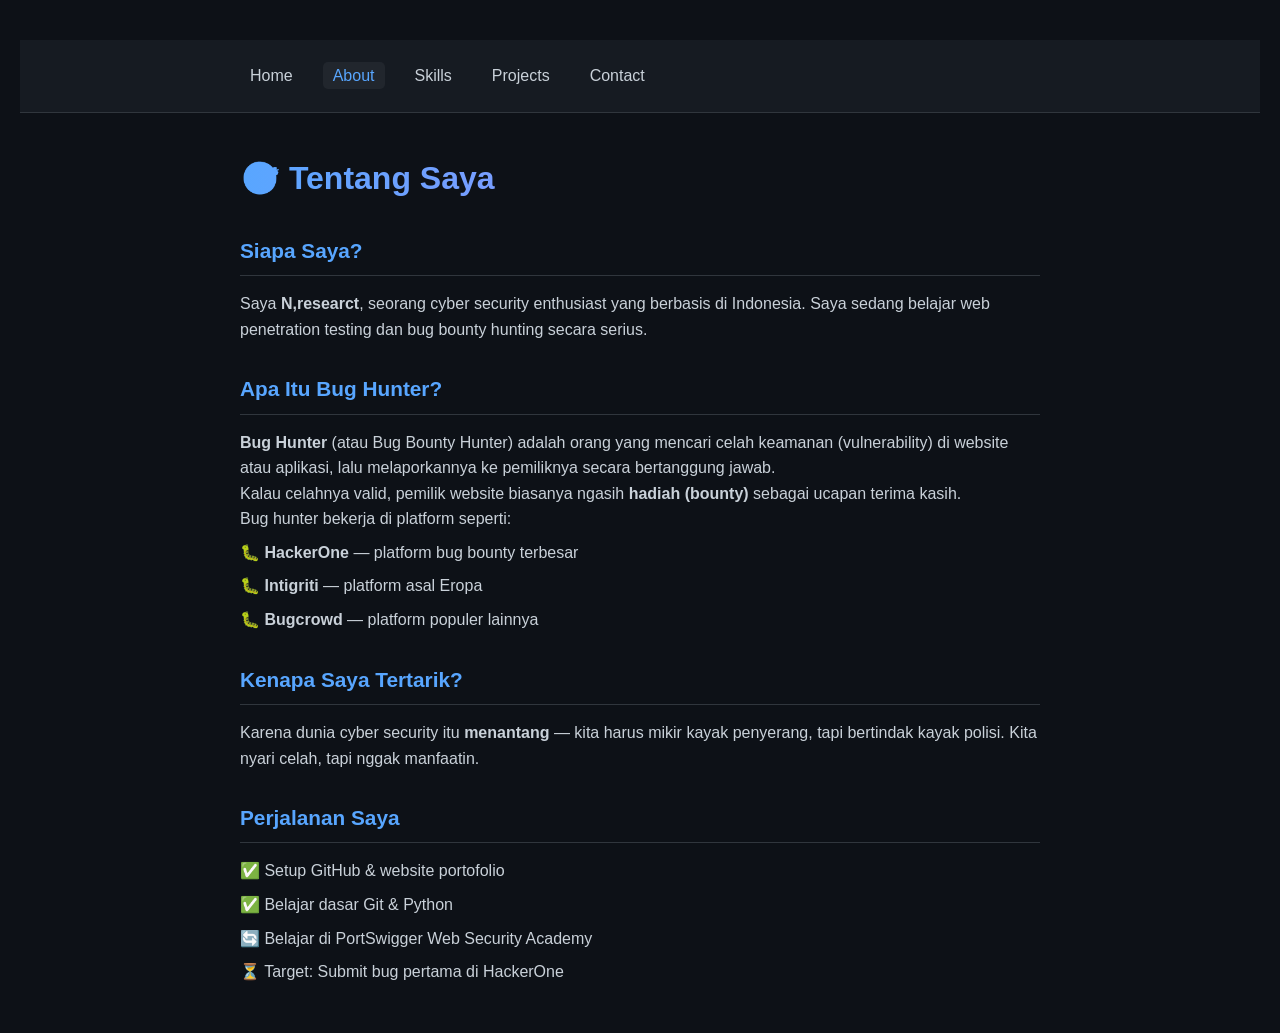
<file: about.html>
<!DOCTYPE html>
<html lang="id">
<head>
    <meta charset="UTF-8">
    <meta name="viewport" content="width=device-width, initial-scale=1.0">
    <title>N,researct — About</title>
    <link rel="stylesheet" href="style.css">
</head>
<body>
    <nav>
        <ul>
            <li><a href="index.html">Home</a></li>
            <li><a href="about.html" class="active">About</a></li>
            <li><a href="skills.html">Skills</a></li>
            <li><a href="projects.html">Projects</a></li>
            <li><a href="contact.html">Contact</a></li>
        </ul>
    </nav>

    <div class="container">
        <h1>🎯 Tentang Saya</h1>

        <h2>Siapa Saya?</h2>
        <p>Saya <strong>N,researct</strong>, seorang cyber security enthusiast yang berbasis di Indonesia. Saya sedang belajar web penetration testing dan bug bounty hunting secara serius.</p>

        <h2>Apa Itu Bug Hunter?</h2>
        <p><strong>Bug Hunter</strong> (atau Bug Bounty Hunter) adalah orang yang mencari celah keamanan (vulnerability) di website atau aplikasi, lalu melaporkannya ke pemiliknya secara bertanggung jawab.</p>
        <p>Kalau celahnya valid, pemilik website biasanya ngasih <strong>hadiah (bounty)</strong> sebagai ucapan terima kasih.</p>
        <p>Bug hunter bekerja di platform seperti:</p>
        <ul>
            <li>🐛 <strong>HackerOne</strong> — platform bug bounty terbesar</li>
            <li>🐛 <strong>Intigriti</strong> — platform asal Eropa</li>
            <li>🐛 <strong>Bugcrowd</strong> — platform populer lainnya</li>
        </ul>

        <h2>Kenapa Saya Tertarik?</h2>
        <p>Karena dunia cyber security itu <strong>menantang</strong> — kita harus mikir kayak penyerang, tapi bertindak kayak polisi. Kita nyari celah, tapi nggak manfaatin.</p>

        <h2>Perjalanan Saya</h2>
        <ul>
            <li>✅ Setup GitHub & website portofolio</li>
            <li>✅ Belajar dasar Git & Python</li>
            <li>🔄 Belajar di PortSwigger Web Security Academy</li>
            <li>⏳ Target: Submit bug pertama di HackerOne</li>
        </ul>
    </div>
</body>
</html>
</file>
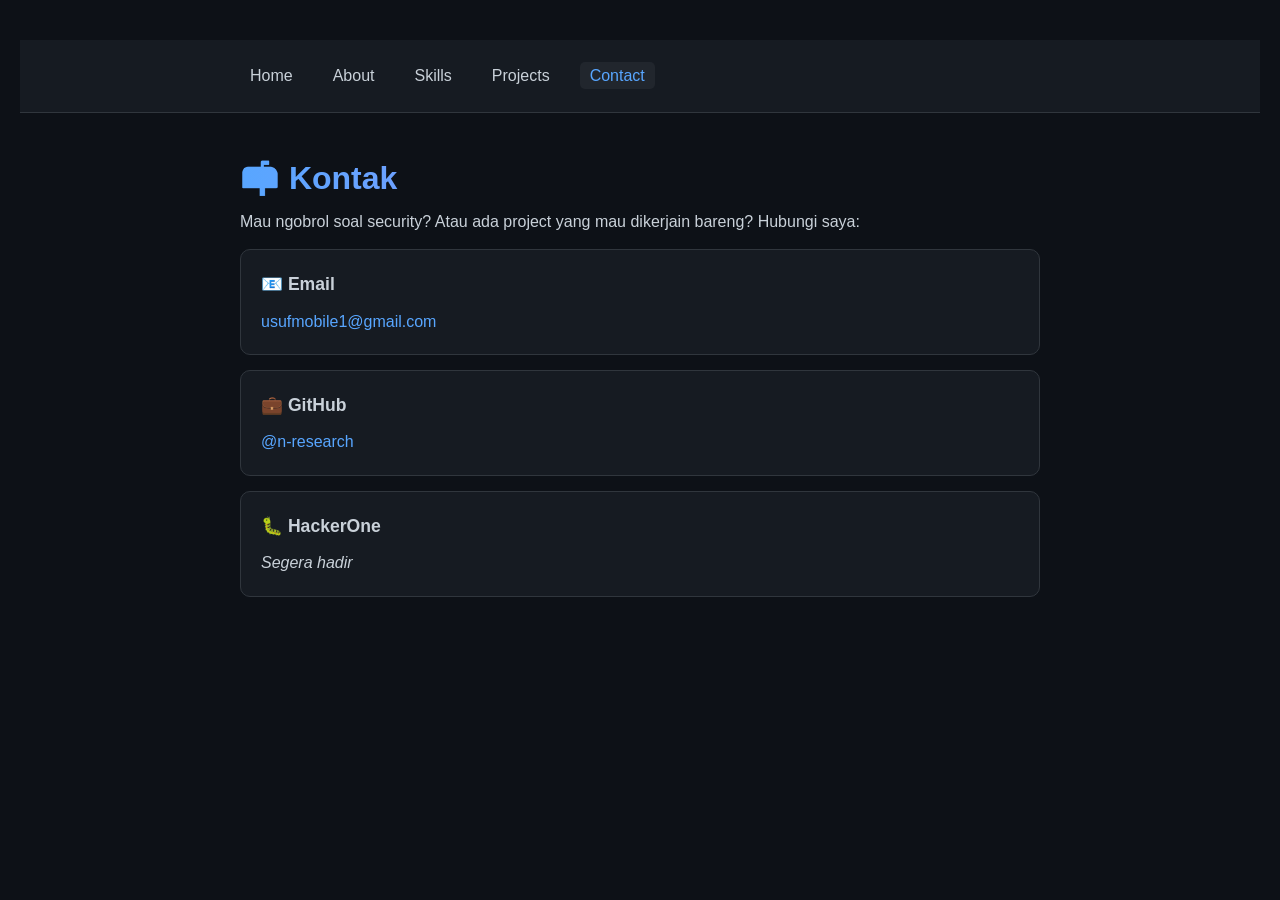
<file: contact.html>
<!DOCTYPE html>
<html lang="id">
<head>
    <meta charset="UTF-8">
    <meta name="viewport" content="width=device-width, initial-scale=1.0">
    <title>N,researct — Contact</title>
    <link rel="stylesheet" href="style.css">
</head>
<body>
    <nav>
        <ul>
            <li><a href="index.html">Home</a></li>
            <li><a href="about.html">About</a></li>
            <li><a href="skills.html">Skills</a></li>
            <li><a href="projects.html">Projects</a></li>
            <li><a href="contact.html" class="active">Contact</a></li>
        </ul>
    </nav>

    <div class="container">
        <h1>📫 Kontak</h1>

        <p>Mau ngobrol soal security? Atau ada project yang mau dikerjain bareng? Hubungi saya:</p>

        <div class="card">
            <h3>📧 Email</h3>
            <p><a href="mailto:usufmobile1@gmail.com">usufmobile1@gmail.com</a></p>
        </div>

        <div class="card">
            <h3>💼 GitHub</h3>
            <p><a href="https://github.com/n-research">@n-research</a></p>
        </div>

        <div class="card">
            <h3>🐛 HackerOne</h3>
            <p><em>Segera hadir</em></p>
        </div>
    </div>
</body>
</html>
</file>
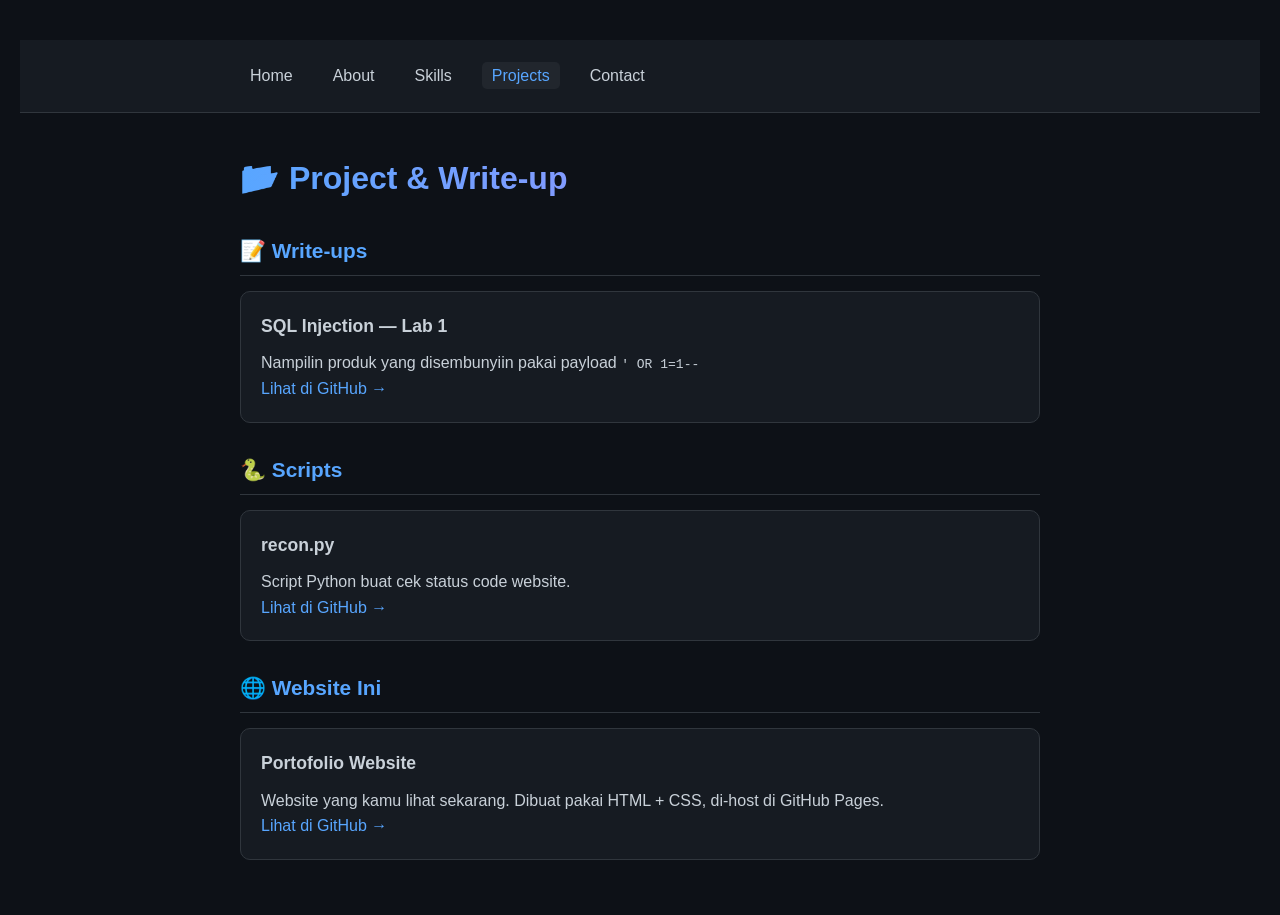
<file: project.html>
<!DOCTYPE html>
<html lang="id">
<head>
    <meta charset="UTF-8">
    <meta name="viewport" content="width=device-width, initial-scale=1.0">
    <title>N,researct — Projects</title>
    <link rel="stylesheet" href="style.css">
</head>
<body>
    <nav>
        <ul>
            <li><a href="index.html">Home</a></li>
            <li><a href="about.html">About</a></li>
            <li><a href="skills.html">Skills</a></li>
            <li><a href="projects.html" class="active">Projects</a></li>
            <li><a href="contact.html">Contact</a></li>
        </ul>
    </nav>

    <div class="container">
        <h1>📂 Project & Write-up</h1>

        <h2>📝 Write-ups</h2>

        <div class="card">
            <h3>SQL Injection — Lab 1</h3>
            <p>Nampilin produk yang disembunyiin pakai payload <code>' OR 1=1--</code></p>
            <a href="https://github.com/n-research/write-ups">Lihat di GitHub →</a>
        </div>

        <h2>🐍 Scripts</h2>

        <div class="card">
            <h3>recon.py</h3>
            <p>Script Python buat cek status code website.</p>
            <a href="https://github.com/n-research/scripts">Lihat di GitHub →</a>
        </div>

        <h2>🌐 Website Ini</h2>

        <div class="card">
            <h3>Portofolio Website</h3>
            <p>Website yang kamu lihat sekarang. Dibuat pakai HTML + CSS, di-host di GitHub Pages.</p>
            <a href="https://github.com/n-research/n-research.github.io">Lihat di GitHub →</a>
        </div>
    </div>
</body>
</html>
</file>
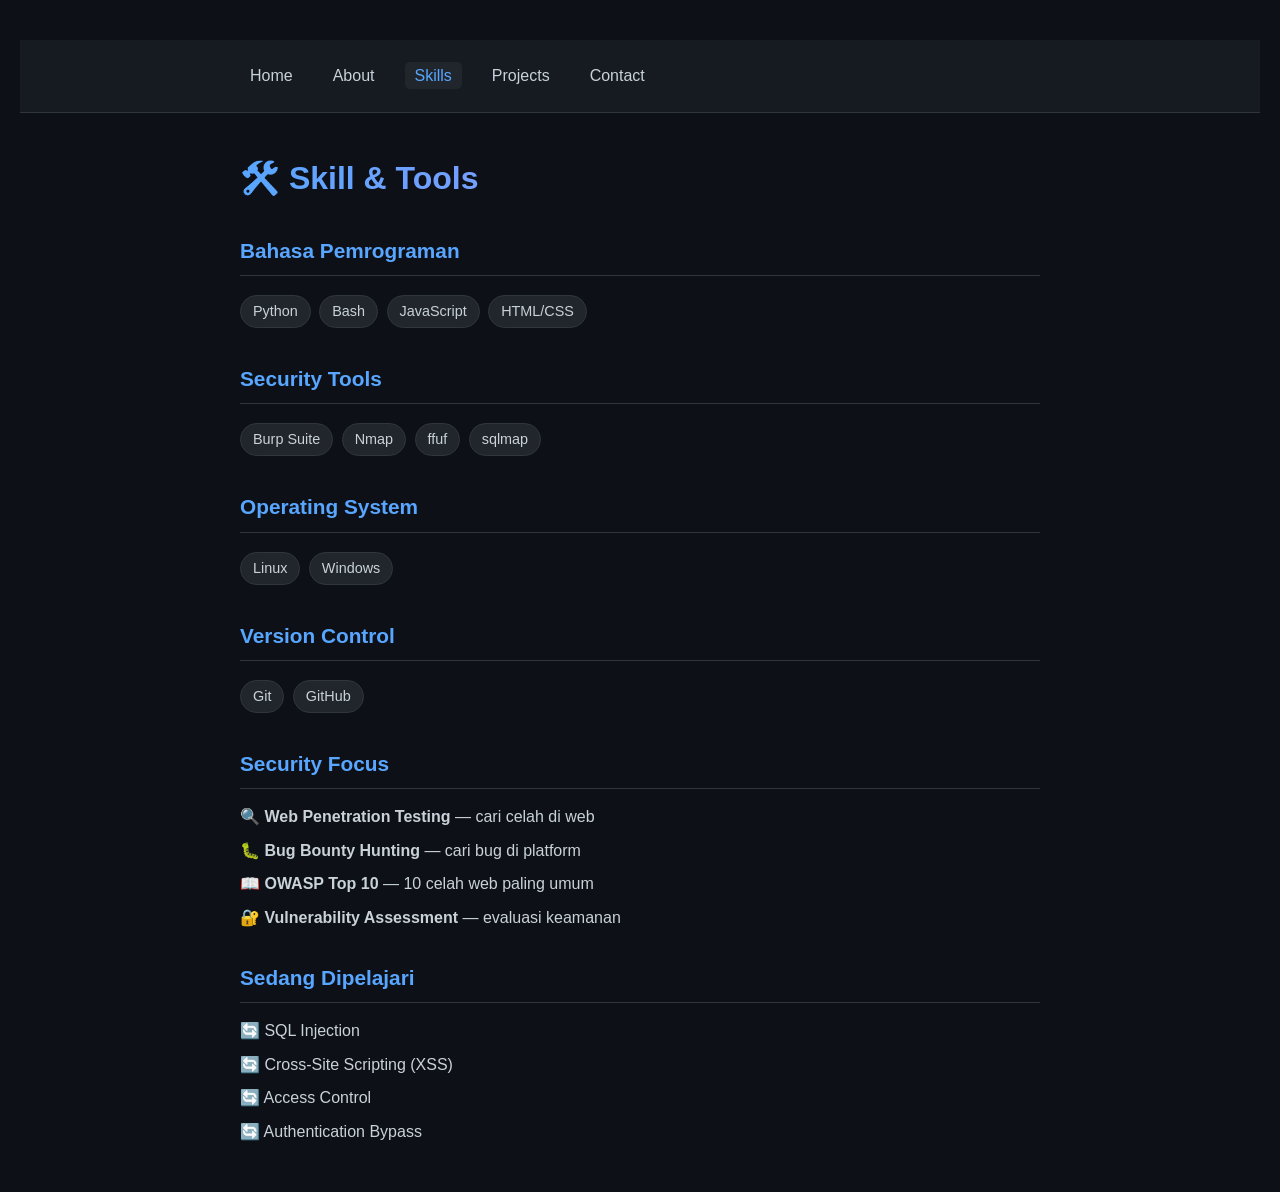
<file: skills.html>
<!DOCTYPE html>
<html lang="id">
<head>
    <meta charset="UTF-8">
    <meta name="viewport" content="width=device-width, initial-scale=1.0">
    <title>N,researct — Skills</title>
    <link rel="stylesheet" href="style.css">
</head>
<body>
    <nav>
        <ul>
            <li><a href="index.html">Home</a></li>
            <li><a href="about.html">About</a></li>
            <li><a href="skills.html" class="active">Skills</a></li>
            <li><a href="projects.html">Projects</a></li>
            <li><a href="contact.html">Contact</a></li>
        </ul>
    </nav>

    <div class="container">
        <h1>🛠️ Skill & Tools</h1>

        <h2>Bahasa Pemrograman</h2>
        <div>
            <span class="badge">Python</span>
            <span class="badge">Bash</span>
            <span class="badge">JavaScript</span>
            <span class="badge">HTML/CSS</span>
        </div>

        <h2>Security Tools</h2>
        <div>
            <span class="badge">Burp Suite</span>
            <span class="badge">Nmap</span>
            <span class="badge">ffuf</span>
            <span class="badge">sqlmap</span>
        </div>

        <h2>Operating System</h2>
        <div>
            <span class="badge">Linux</span>
            <span class="badge">Windows</span>
        </div>

        <h2>Version Control</h2>
        <div>
            <span class="badge">Git</span>
            <span class="badge">GitHub</span>
        </div>

        <h2>Security Focus</h2>
        <ul>
            <li>🔍 <strong>Web Penetration Testing</strong> — cari celah di web</li>
            <li>🐛 <strong>Bug Bounty Hunting</strong> — cari bug di platform</li>
            <li>📖 <strong>OWASP Top 10</strong> — 10 celah web paling umum</li>
            <li>🔐 <strong>Vulnerability Assessment</strong> — evaluasi keamanan</li>
        </ul>

        <h2>Sedang Dipelajari</h2>
        <ul>
            <li>🔄 SQL Injection</li>
            <li>🔄 Cross-Site Scripting (XSS)</li>
            <li>🔄 Access Control</li>
            <li>🔄 Authentication Bypass</li>
        </ul>
    </div>
</body>
</html>
</file>
<file: style.css>
* { margin: 0; padding: 0; box-sizing: border-box; }

body {
    font-family: -apple-system, BlinkMacSystemFont, 'Segoe UI', sans-serif;
    background: #0d1117;
    color: #c9d1d9;
    line-height: 1.6;
    padding: 40px 20px;
}

.container { max-width: 800px; margin: 0 auto; }

/* Navigasi */
nav {
    background: #161b22;
    border-bottom: 1px solid #30363d;
    padding: 15px 20px;
    margin-bottom: 40px;
}

nav ul {
    list-style: none;
    display: flex;
    gap: 20px;
    max-width: 800px;
    margin: 0 auto;
}

nav a {
    color: #c9d1d9;
    text-decoration: none;
    font-weight: 500;
    padding: 5px 10px;
    border-radius: 5px;
    transition: 0.2s;
    position: relative;
}

nav a:hover, nav a.active {
    color: #58a6ff;
    background: #21262d;
}

/* Header */
.header {
    display: flex;
    align-items: center;
    gap: 20px;
    margin-bottom: 30px;
}

.profile-photo {
    width: 100px;
    height: 100px;
    border-radius: 50%;
    object-fit: cover;
    border: 3px solid #58a6ff;
    transition: transform 0.3s ease, box-shadow 0.3s ease;
}

.profile-photo:hover {
    transform: scale(1.05);
    box-shadow: 0 0 30px rgba(88, 166, 255, 0.5);
}

h1 {
    font-size: 2em;
    margin-bottom: 5px;
    background: linear-gradient(90deg, #58a6ff, #bc8cff, #58a6ff);
    background-size: 200% auto;
    -webkit-background-clip: text;
    -webkit-text-fill-color: transparent;
    background-clip: text;
    animation: gradientMove 3s linear infinite;
}

@keyframes gradientMove {
    0% { background-position: 0% center; }
    100% { background-position: 200% center; }
}

.tagline { color: #8b949e; }

h2 {
    color: #58a6ff;
    font-size: 1.3em;
    margin: 30px 0 15px;
    border-bottom: 1px solid #30363d;
    padding-bottom: 8px;
}

h3 { color: #c9d1d9; font-size: 1.1em; margin: 20px 0 10px; }

ul { list-style: none; }
li { margin: 8px 0; }

.badge {
    display: inline-block;
    background: #21262d;
    border: 1px solid #30363d;
    padding: 4px 12px;
    border-radius: 20px;
    margin: 4px 4px 4px 0;
    font-size: 0.9em;
    transition: transform 0.2s ease, background 0.2s ease, border-color 0.2s ease;
}

.badge:hover {
    transform: scale(1.1);
    background: #58a6ff;
    border-color: #58a6ff;
    color: #fff;
}

.card {
    background: #161b22;
    border: 1px solid #30363d;
    border-radius: 10px;
    padding: 20px;
    margin: 15px 0;
    transition: transform 0.3s ease, box-shadow 0.3s ease, border-color 0.3s ease;
}

.card:hover {
    transform: translateY(-5px);
    box-shadow: 0 10px 30px rgba(88, 166, 255, 0.2);
    border-color: #58a6ff;
}

.card h3 { margin-top: 0; }

a { color: #58a6ff; text-decoration: none; }
a:hover { text-decoration: underline; }

/* Animasi fade-in */
@keyframes fadeIn {
    from {
        opacity: 0;
        transform: translateY(20px);
    }
    to {
        opacity: 1;
        transform: translateY(0);
    }
}

.container {
    animation: fadeIn 0.8s ease-out;
}

/* Smooth scroll */
html {
    scroll-behavior: smooth;
}

/* Scrollbar custom */
::-webkit-scrollbar {
    width: 10px;
}

::-webkit-scrollbar-track {
    background: #0d1117;
}

::-webkit-scrollbar-thumb {
    background: #30363d;
    border-radius: 5px;
}

::-webkit-scrollbar-thumb:hover {
    background: #58a6ff;
}

/* Responsive */
@media (max-width: 600px) {
    .header { flex-direction: column; text-align: center; }
    nav ul { flex-wrap: wrap; gap: 10px; }
}
</file>
